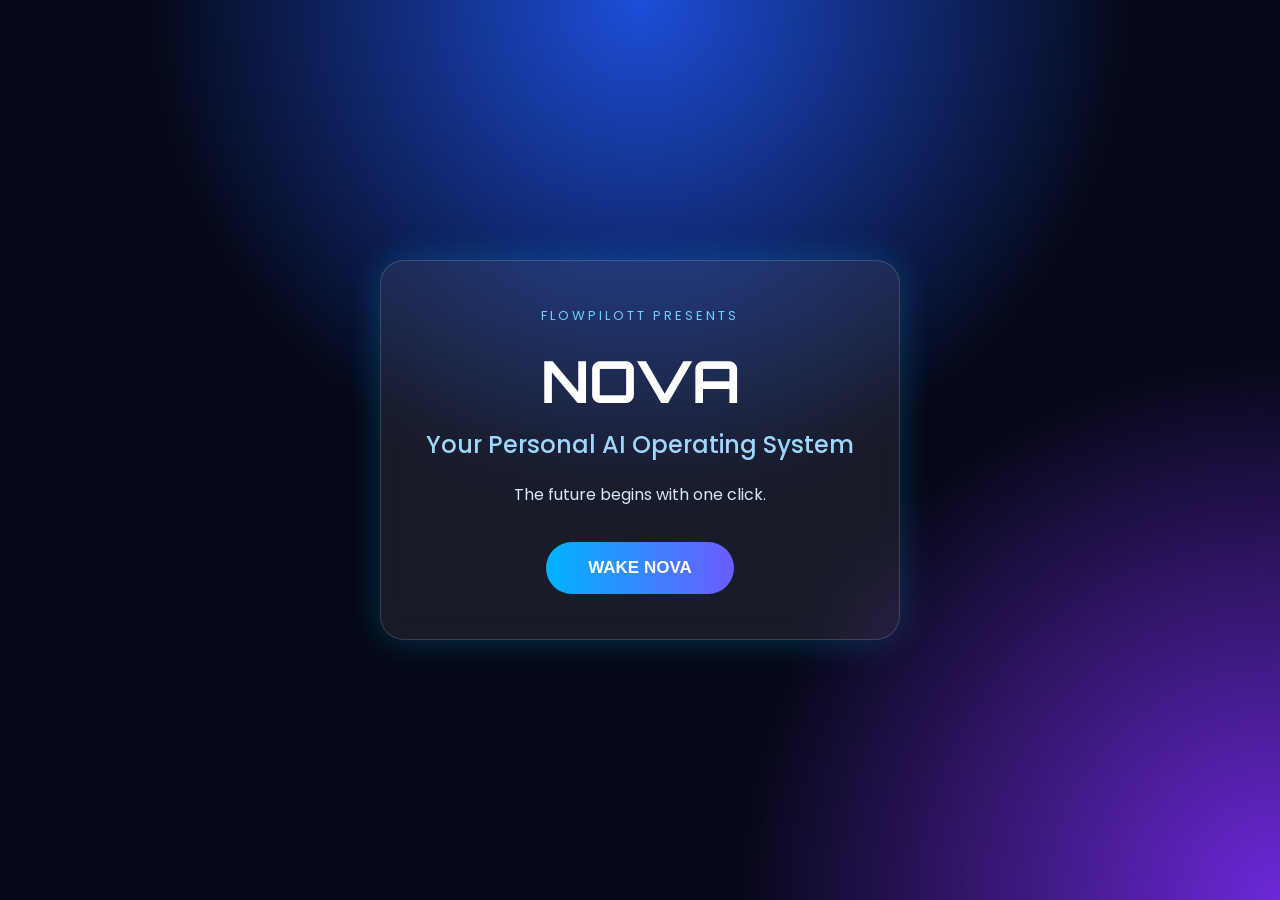
<file: index.html>
<!DOCTYPE html>
<html lang="en">
<head>
    <meta charset="UTF-8">
    <meta name="viewport" content="width=device-width, initial-scale=1.0">
    <title>NOVA OS</title>

    <link rel="stylesheet" href="css/style.css">

    <link rel="preconnect" href="https://fonts.googleapis.com">
    <link rel="preconnect" href="https://fonts.gstatic.com" crossorigin>

    <link href="https://fonts.googleapis.com/css2?family=Orbitron:wght@400;600;700&family=Poppins:wght@300;400;500;600&display=swap" rel="stylesheet">
</head>

<body>

<div class="background"></div>

<main class="hero">

    <div class="glass-card">

        <p class="version">FLOWPILOTT PRESENTS</p>

        <h1>NOVA</h1>

        <h2>Your Personal AI Operating System</h2>

        <p class="description">
            The future begins with one click.
        </p>

        <button id="wakeButton">
            WAKE NOVA
        </button>

    </div>

</main>

<script src="js/index.js"></script>

</body>
</html>
</file>
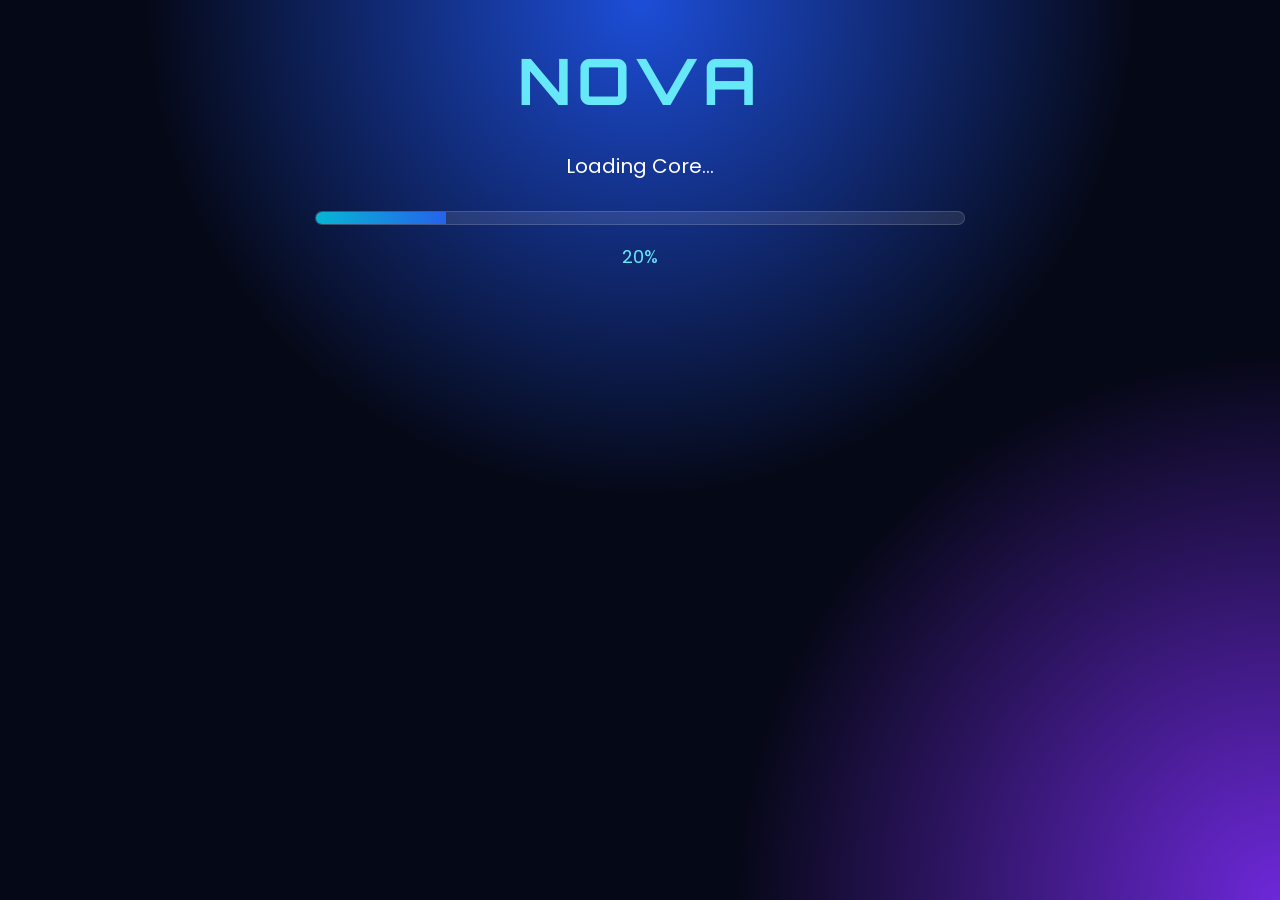
<file: boot.html>
<!DOCTYPE html>
<html lang="en">
<head>
    <meta charset="UTF-8">
    <meta name="viewport" content="width=device-width, initial-scale=1.0">
    <title>NOVA OS | Boot</title>

    <link rel="stylesheet" href="css/style.css">

    <link rel="preconnect" href="https://fonts.googleapis.com">
    <link rel="preconnect" href="https://fonts.gstatic.com" crossorigin>

    <link href="https://fonts.googleapis.com/css2?family=Orbitron:wght@400;600;700&family=Poppins:wght@300;400;500;600&display=swap" rel="stylesheet">
</head>

<body>

<div class="background"></div>

<div class="boot-screen">

    <h1 class="boot-logo">NOVA</h1>

    <p id="bootText">
        Starting NOVA...
    </p>

    <div class="progress-bar">

        <div id="progressFill"></div>

    </div>

    <p id="progressPercent">
        0%
    </p>

</div>

<script src="js/boot.js"></script>

</body>
</html>
</file>
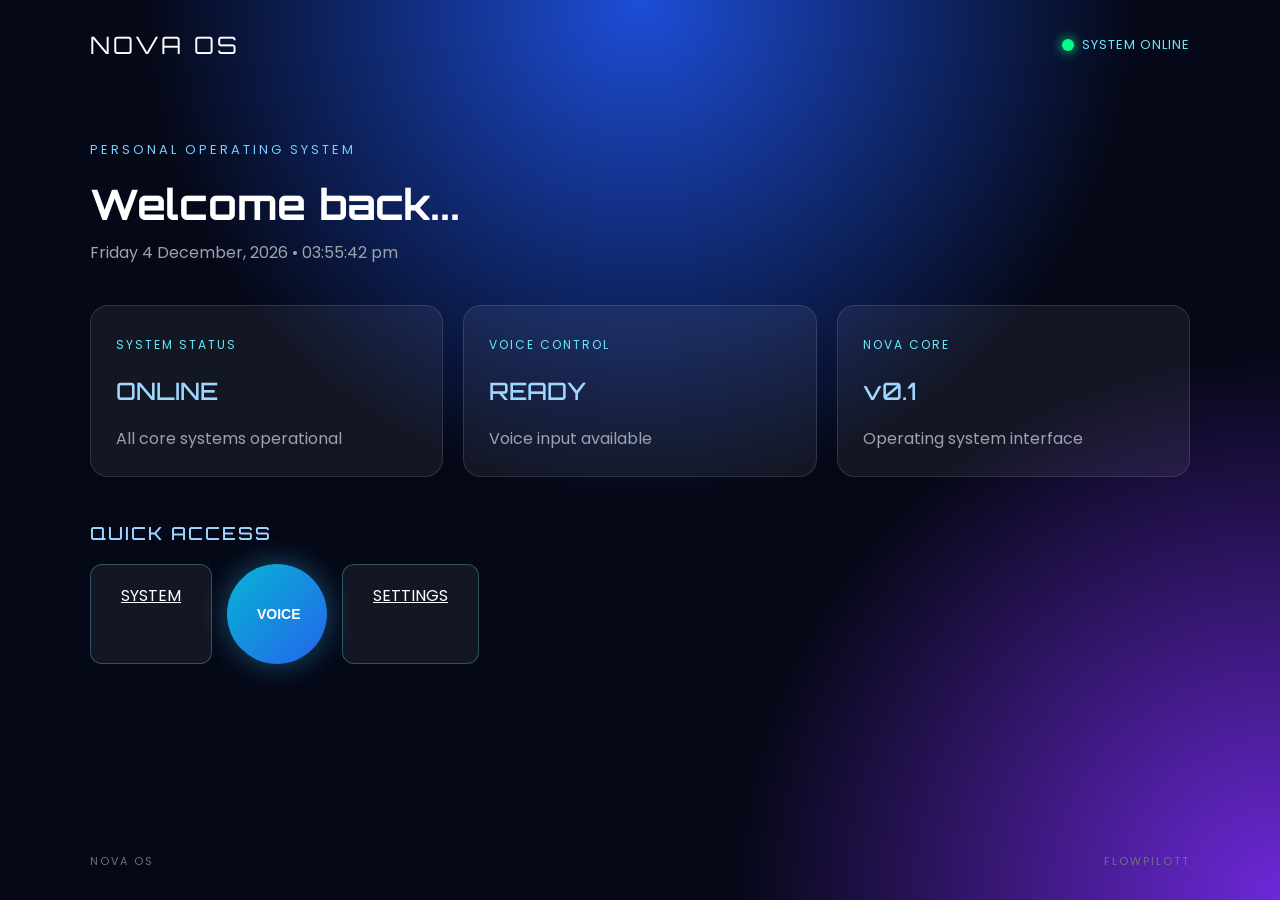
<file: console.html>
<!DOCTYPE html><html lang="en"><head><meta charset="UTF-8">
<meta name="viewport" content="width=device-width, initial-scale=1.0">

<title>NOVA OS | Dashboard</title>

<link rel="stylesheet" href="css/style.css">

<link rel="preconnect" href="https://fonts.googleapis.com">
<link rel="preconnect" href="https://fonts.gstatic.com" crossorigin>

<link href="https://fonts.googleapis.com/css2?family=Orbitron:wght@400;600;700&family=Poppins:wght@300;400;500;600&display=swap" rel="stylesheet">

</head><body><div class="background"></div><main class="nova-dashboard"><header class="dashboard-header">

    <div class="nova-brand">
        NOVA OS
    </div>

    <div class="system-status">

        <span class="status-dot"></span>

        SYSTEM ONLINE

    </div>

</header>


<section class="dashboard-welcome">

    <p class="version">
        PERSONAL OPERATING SYSTEM
    </p>

    <h1 id="welcomeUser">
        Welcome back...
    </h1>

    <p id="currentDate">
        Loading date...
    </p>

</section>


<section class="dashboard-grid">


    <div class="system-card">

        <span class="card-label">
            SYSTEM STATUS
        </span>

        <h2>
            ONLINE
        </h2>

        <p>
            All core systems operational
        </p>

    </div>


    <div class="system-card">

        <span class="card-label">
            VOICE CONTROL
        </span>

        <h2>
            READY
        </h2>

        <p>
            Voice input available
        </p>

    </div>


    <div class="system-card">

        <span class="card-label">
            NOVA CORE
        </span>

        <h2>
            v0.1
        </h2>

        <p>
            Operating system interface
        </p>

    </div>


</section>


<section class="apps-section">

    <h2>
        QUICK ACCESS
    </h2>


    <div class="apps-grid">

    <a href="system.html"
        class="app-button">
        SYSTEM
    </a>


        <button class="app-button" id="voiceButton">
            VOICE
        </button>


        <a href="settings.html" class="app-button">
            SETTINGS
        </a>

    </div>

</section>


<footer class="dashboard-footer">

    <span>
        NOVA OS
    </span>

    <span>
        FLOWPILOTT
    </span>

</footer>

</main><script src="js/console.js"></script></body></html>
</file>
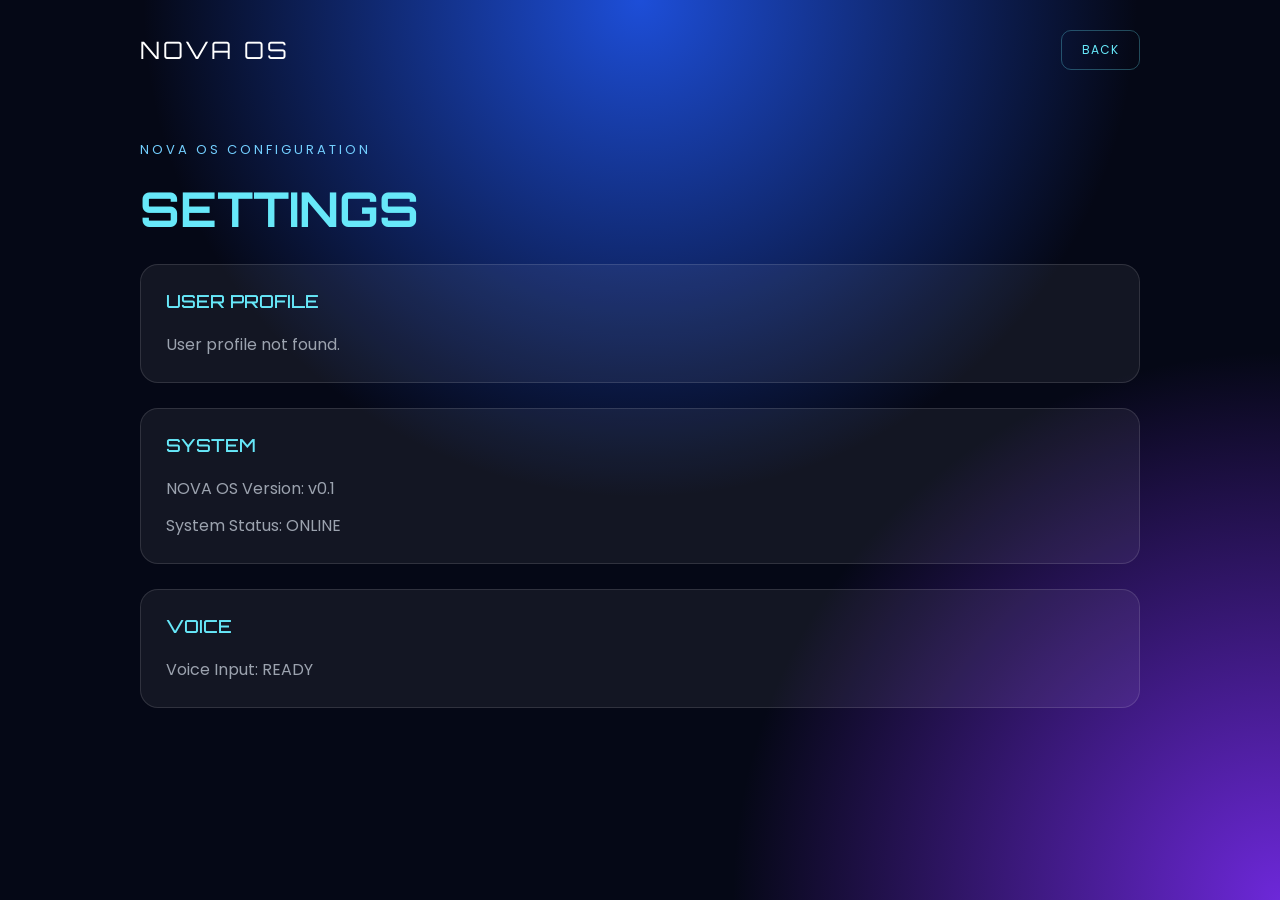
<file: settings.html>
<!DOCTYPE html>
<html lang="en">

<head>

    <meta charset="UTF-8">
    <meta name="viewport" content="width=device-width, initial-scale=1.0">

    <title>NOVA OS | Settings</title>

    <link rel="stylesheet" href="css/style.css">

    <link rel="preconnect" href="https://fonts.googleapis.com">
    <link rel="preconnect" href="https://fonts.gstatic.com" crossorigin>

    <link href="https://fonts.googleapis.com/css2?family=Orbitron:wght@400;600;700&family=Poppins:wght@300;400;500;600&display=swap" rel="stylesheet">

</head>

<body>

<div class="background"></div>

<main class="settings-page">

    <header class="settings-header">

        <div class="nova-brand">
            NOVA OS
        </div>

        <a href="console.html" class="back-button">
            BACK
        </a>

    </header>


    <section class="settings-content">

        <p class="version">
            NOVA OS CONFIGURATION
        </p>

        <h1>
            SETTINGS
        </h1>

        <div class="settings-card">

            <h2>USER PROFILE</h2>

            <p id="settingsUser">
                Loading user...
            </p>

        </div>


        <div class="settings-card">

            <h2>SYSTEM</h2>

            <p>NOVA OS Version: v0.1</p>

            <p>System Status: ONLINE</p>

        </div>


        <div class="settings-card">

            <h2>VOICE</h2>

            <p>Voice Input: READY</p>

        </div>

    </section>

</main>

<script src="js/settings.js"></script>
    
</body>

</html>
</file>
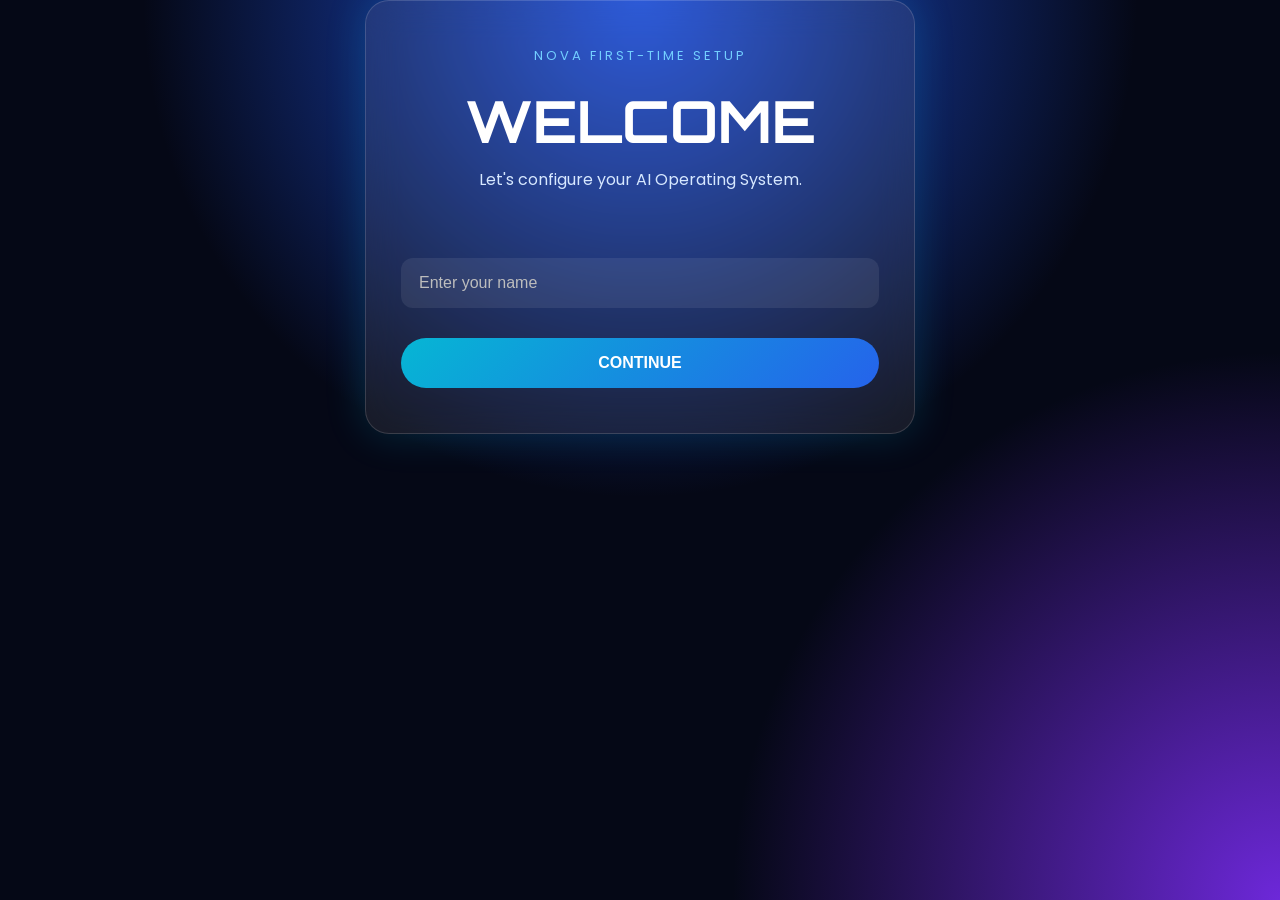
<file: setup.html>
<!DOCTYPE html>
<html lang="en">
<head>
    <meta charset="UTF-8">
    <meta name="viewport" content="width=device-width, initial-scale=1.0">
    <title>NOVA OS | Setup</title>

    <link rel="stylesheet" href="css/style.css">

    <link rel="preconnect" href="https://fonts.googleapis.com">
    <link rel="preconnect" href="https://fonts.gstatic.com" crossorigin>

    <link href="https://fonts.googleapis.com/css2?family=Orbitron:wght@400;600;700&family=Poppins:wght@300;400;500;600&display=swap" rel="stylesheet">
</head>

<body>

<div class="background"></div>

<div class="setup-card">

    <p class="version">NOVA FIRST-TIME SETUP</p>

    <h1>WELCOME</h1>

    <p class="description">
        Let's configure your AI Operating System.
    </p>

    <input
        type="text"
        id="userName"
        placeholder="Enter your name"
    >

    <button id="continueButton">
        CONTINUE
    </button>

</div>

<script src="js/setup.js"></script>

</body>
</html>
</file>
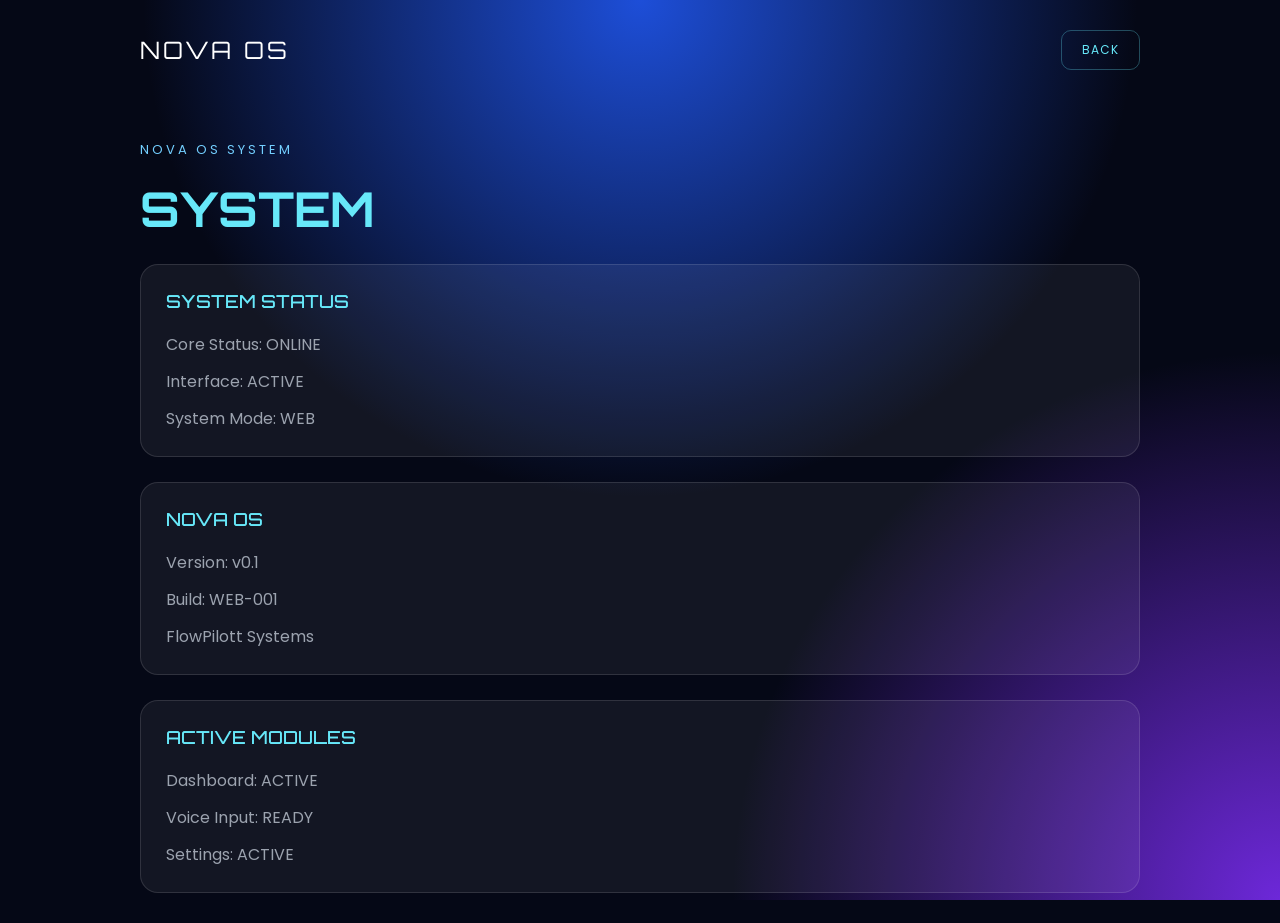
<file: system.html>
<!DOCTYPE html><html lang="en"><head><meta charset="UTF-8">
<meta name="viewport" content="width=device-width, initial-scale=1.0">

<title>NOVA OS | System</title>

<link rel="stylesheet" href="css/style.css">

<link rel="preconnect" href="https://fonts.googleapis.com">
<link rel="preconnect" href="https://fonts.gstatic.com" crossorigin>

<link href="https://fonts.googleapis.com/css2?family=Orbitron:wght@400;600;700&family=Poppins:wght@300;400;500;600&display=swap" rel="stylesheet">

</head><body><div class="background"></div><main class="settings-page"><header class="settings-header">

    <div class="nova-brand">
        NOVA OS
    </div>

    <a href="console.html" class="back-button">
        BACK
    </a>

</header>


<section class="settings-content">

    <p class="version">
        NOVA OS SYSTEM
    </p>

    <h1>
        SYSTEM
    </h1>


    <div class="settings-card">

        <h2>SYSTEM STATUS</h2>

        <p>Core Status: ONLINE</p>

        <p>Interface: ACTIVE</p>

        <p>System Mode: WEB</p>

    </div>


    <div class="settings-card">

        <h2>NOVA OS</h2>

        <p>Version: v0.1</p>

        <p>Build: WEB-001</p>

        <p>FlowPilott Systems</p>

    </div>


    <div class="settings-card">

        <h2>ACTIVE MODULES</h2>

        <p>Dashboard: ACTIVE</p>

        <p>Voice Input: READY</p>

        <p>Settings: ACTIVE</p>

    </div>

</section>

</main></body></html>
</file>
<file: css/style.css>
*{
    margin:0;
    padding:0;
    box-sizing:border-box;
}

body{
    font-family:'Poppins',sans-serif;
    background:#050816;
    color:#ffffff;
    min-height:100vh;
    overflow:hidden;
}

.background{
    position:fixed;
    inset:0;
    background:
        radial-gradient(circle at top,#1d4ed8 0%,transparent 45%),
        radial-gradient(circle at bottom right,#6d28d9 0%,transparent 35%),
        #050816;
    z-index:-1;
}

.hero{
    height:100vh;
    display:flex;
    justify-content:center;
    align-items:center;
    padding:20px;
}

.glass-card{
    width:100%;
    max-width:520px;
    padding:45px 35px;
    text-align:center;
    border-radius:24px;
    background:rgba(255,255,255,.08);
    border:1px solid rgba(255,255,255,.15);
    backdrop-filter:blur(18px);
    box-shadow:0 0 35px rgba(0,180,255,.25);
}

.version{
    color:#73cfff;
    font-size:13px;
    letter-spacing:3px;
    margin-bottom:18px;
}

h1{
    font-family:'Orbitron',sans-serif;
    font-size:58px;
    margin-bottom:10px;
}

h2{
    color:#9fd7ff;
    font-weight:500;
    margin-bottom:20px;
}

.description{
    color:#d7e8ff;
    line-height:1.6;
    margin-bottom:35px;
}

#wakeButton{
    padding:16px 42px;
    border:none;
    border-radius:50px;
    background:linear-gradient(90deg,#00b4ff,#6b5cff);
    color:#fff;
    font-size:17px;
    font-weight:600;
    cursor:pointer;
    transition:transform .25s ease;
}

#wakeButton:hover{
    transform:translateY(-2px);
}

@media (max-width:600px){

    h1{
        font-size:42px;
    }

    .glass-card{
        padding:35px 25px;
    }

    #wakeButton{
        width:100%;
    }

}

/* ==========================
   BOOT SCREEN
========================== */

.boot-screen{
    width:100%;
    max-width:700px;
    margin:auto;
    padding:40px 25px;
    text-align:center;
}

.boot-logo{
    font-family:'Orbitron',sans-serif;
    font-size:64px;
    color:#67e8f9;
    margin-bottom:30px;
    letter-spacing:6px;
}

#bootText{
    font-size:20px;
    color:#ffffff;
    margin-bottom:30px;
}

.progress-bar{
    width:100%;
    height:14px;
    background:rgba(255,255,255,.1);
    border-radius:30px;
    overflow:hidden;
    border:1px solid rgba(255,255,255,.15);
}

#progressFill{
    width:0%;
    height:100%;
    background:linear-gradient(90deg,#06b6d4,#2563eb);
    transition:width .4s ease;
}

#progressPercent{
    margin-top:18px;
    font-size:18px;
    color:#67e8f9;
}

/* ==========================
   SETUP SCREEN
========================== */

.setup-card{
    width:100%;
    max-width:550px;
    margin:auto;
    padding:45px 35px;
    text-align:center;

    background:rgba(255,255,255,.08);
    border:1px solid rgba(255,255,255,.15);
    backdrop-filter:blur(18px);
    border-radius:24px;

    box-shadow:0 0 40px rgba(0,200,255,.18);
}

.setup-card input{
    width:100%;
    margin:30px 0;

    padding:16px 18px;

    border:none;
    outline:none;

    border-radius:12px;

    background:rgba(255,255,255,.08);

    color:white;

    font-size:16px;
}

.setup-card input::placeholder{
    color:#bdbdbd;
}

#continueButton{
    width:100%;

    padding:16px;

    border:none;
    border-radius:50px;

    cursor:pointer;

    font-size:16px;
    font-weight:600;

    color:white;

    background:linear-gradient(135deg,#06b6d4,#2563eb);

    transition:.3s;
}

#continueButton:hover{
    transform:translateY(-2px);
    box-shadow:0 0 20px #38bdf8;
}

/* ==========================
   CONSOLE
========================== */

.console-card{
    width:100%;
    max-width:700px;
    margin:40px auto;
    padding:40px;

    background:rgba(255,255,255,.08);
    border:1px solid rgba(255,255,255,.15);
    border-radius:24px;
    backdrop-filter:blur(18px);

    box-shadow:0 0 40px rgba(0,200,255,.18);

    text-align:center;
}

.status-online{
    display:flex;
    justify-content:center;
    align-items:center;
    gap:10px;

    margin:25px 0;

    color:#67e8f9;
    font-weight:600;
}

.status-dot{
    width:12px;
    height:12px;

    border-radius:50%;

    background:#00ff88;

    box-shadow:0 0 12px #00ff88;
}

#commandInput{
    width:100%;

    padding:16px;

    border:none;
    outline:none;

    border-radius:12px;

    margin:25px 0;

    background:rgba(255,255,255,.08);

    color:white;

    font-size:16px;
}

.console-buttons{
    display:flex;
    gap:15px;
    margin-top:10px;
}

#sendButton{
    flex:4;
}

#voicebutton{
    flex:1;
    min-width:70px;
}

.console-buttons button{
    flex:1;
}

.activity-box{

    margin-top:35px;

    padding:20px;

    background:rgba(255,255,255,.05);

    border-radius:16px;

    text-align:left;
}

.activity-box h3{
    margin-bottom:15px;
}

.activity-box ul{
    padding-left:20px;
}

.activity-box li{
    margin:10px 0;
}

#sendButton,
#voiceButton{

    height:55px;

    border:none;
    border-radius:14px;

    cursor:pointer;

    font-size:18px;
    font-weight:600;

    color:white;

    background:linear-gradient(135deg,#06b6d4,#2563eb);

    transition:.3s;
}

#sendButton:hover,
#voiceButton:hover{

    transform:translateY(-2px);

    box-shadow:0 0 20px #38bdf8;
}


/* ==========================
   COMMAND AREA
========================== */

.command-area{
    display:flex;
    gap:12px;
    align-items:center;
    margin-top:25px;
}

#commandInput{
    flex:1;
    height:55px;
    margin:0;
}

#voiceButton{
    width:100px;
    height:100px;
    flex-shrink:0;

    border:none;
    border-radius:14px;

    background:linear-gradient(135deg,#06b6d4,#2563eb);

    color:white;
    font-size:15px;
    font-weight:600;

    cursor:pointer;
}

#sendButton{
    width:130px;
    height:55px;
    flex-shrink:0;

    border:none;
    border-radius:14px;

    background:linear-gradient(135deg,#06b6d4,#2563eb);

    color:white;
    font-size:15px;
    font-weight:600;

    cursor:pointer;
}

#voiceButton:hover,
#sendButton:hover{
    transform:translateY(-2px);
    box-shadow:0 0 20px #38bdf8;
}



/* ==========================
   VOICE CONSOLE
========================== */

.voice-console{
    width:100%;
    max-width:650px;
    margin:auto;
    padding:50px 30px;

    text-align:center;

    background:rgba(255,255,255,.08);
    border:1px solid rgba(255,255,255,.15);
    border-radius:24px;

    backdrop-filter:blur(18px);

    box-shadow:0 0 40px rgba(0,200,255,.18);
}

.voice-console h1{
    font-family:'Orbitron',sans-serif;
    font-size:70px;
    color:#67e8f9;
    letter-spacing:6px;
}

.voice-console h2{
    margin-top:15px;
    font-weight:500;
}

#novaStatus{
    margin:30px 0;
    color:#d1d5db;
}

#voiceButton{
    width:180px;
    height:180px;

    border:none;
    border-radius:50%;

    cursor:pointer;

    color:white;
    font-size:18px;
    font-weight:600;

    background:linear-gradient(135deg,#06b6d4,#2563eb);

    box-shadow:0 0 30px rgba(56,189,248,.4);

    transition:.3s;
}

#voiceButton:hover{
    transform:scale(1.05);
    box-shadow:0 0 50px #38bdf8;
}

.voice-hint{
    margin-top:20px;
    color:#9ca3af;
}

.voice-console .activity-box{
    margin-top:40px;
    text-align:left;
}

.voice-console #voiceButton{
    width:110px !important;
    height:110px !important;

    min-width:110px !important;

    border:none;
    border-radius:50%;

    cursor:pointer;

    color:white;
    font-size:14px;
    font-weight:600;

    background:linear-gradient(135deg,#06b6d4,#2563eb);

    box-shadow:0 0 30px rgba(56,189,248,.4);

    transition:.3s;
}

.voice-console #voiceButton:hover{
    transform:scale(1.05);
    box-shadow:0 0 50px #38bdf8;
}


/* ==========================
   NOVA VOICE INTERFACE
========================== */

.nova-interface{
    width:100%;
    min-height:100vh;

    display:flex;
    flex-direction:column;

    align-items:center;

    padding:30px 20px;
}

.nova-header{
    width:100%;
    max-width:1000px;

    display:flex;
    justify-content:space-between;
    align-items:center;
}

.nova-brand{
    font-family:'Orbitron',sans-serif;
    font-size:24px;
    letter-spacing:4px;

    display:flex;
    align-items:center;
    gap:10px;
}

.brand-line{
    width:8px;
    height:8px;

    background:#67e8f9;
    border-radius:50%;

    box-shadow:0 0 15px #67e8f9;
}

.system-status{
    display:flex;
    align-items:center;
    gap:8px;

    color:#67e8f9;
    font-size:13px;
    letter-spacing:1px;
}

.nova-core{
    width:100%;
    max-width:700px;

    margin:auto;

    text-align:center;
}

.nova-core h1{
    font-family:'Orbitron',sans-serif;
    font-size:72px;
    color:#67e8f9;
    letter-spacing:8px;
}

.nova-core h2{
    margin-top:15px;
}

#novaStatus{
    margin:25px 0;
    color:#d1d5db;
}

#voiceButton{
    width:100px !important;
    height:100px !important;

    border:none;
    border-radius:50%;

    cursor:pointer;

    color:white;
    font-size:14px;
    font-weight:600;

    background:linear-gradient(135deg,#06b6d4,#2563eb);

    box-shadow:0 0 30px rgba(56,189,248,.4);

    transition:.3s;
}

#voiceButton:hover{
    transform:scale(1.05);
    box-shadow:0 0 50px #38bdf8;
}

.voice-hint{
    margin-top:20px;
    color:#9ca3af;
}

.command-display{
    width:100%;
    max-width:700px;

    padding:20px;

    text-align:center;

    background:rgba(255,255,255,.06);
    border:1px solid rgba(255,255,255,.12);

    border-radius:16px;
}

.display-label{
    font-size:12px;
    letter-spacing:2px;
    color:#67e8f9;
}

#lastCommand{
    margin-top:10px;
    color:#d1d5db;
}

.nova-footer{
    width:100%;
    max-width:1000px;

    display:flex;
    justify-content:space-between;

    margin-top:30px;

    font-size:11px;
    letter-spacing:2px;
    color:#6b7280;
}



/* ==========================
   NOVA OS DASHBOARD
========================== */

.nova-dashboard{
    width:100%;
    min-height:100vh;

    padding:30px 40px;

    display:flex;
    flex-direction:column;
    align-items:center;
}

.dashboard-header{
    width:100%;
    max-width:1100px;

    display:flex;
    justify-content:space-between;
    align-items:center;
}

.nova-brand{
    font-family:'Orbitron', sans-serif;
    font-size:24px;
    letter-spacing:3px;
}

.system-status{
    display:flex;
    align-items:center;
    gap:8px;

    color:#67e8f9;
    font-size:13px;
}

.dashboard-welcome{
    width:100%;
    max-width:1100px;

    margin:80px auto 40px;
}

.dashboard-welcome h1{
    font-family:'Orbitron', sans-serif;
    font-size:42px;
    margin-top:10px;
}

#currentDate{
    margin-top:10px;
    color:#9ca3af;
}

.dashboard-grid{
    width:100%;
    max-width:1100px;

    display:grid;
    grid-template-columns:repeat(3, 1fr);

    gap:20px;
}

.system-card{
    padding:25px;

    background:rgba(255,255,255,.06);
    border:1px solid rgba(255,255,255,.12);

    border-radius:18px;
}

.card-label{
    font-size:12px;
    letter-spacing:2px;
    color:#67e8f9;
}

.system-card h2{
    margin-top:20px;
    font-family:'Orbitron', sans-serif;
}

.system-card p{
    margin-top:8px;
    color:#9ca3af;
}

.apps-section{
    width:100%;
    max-width:1100px;

    margin-top:45px;
}

.apps-section h2{
    font-family:'Orbitron', sans-serif;
    font-size:18px;
    letter-spacing:2px;
}

.apps-grid{
    display:flex;
    gap:15px;

    margin-top:20px;
}

.app-button{
    padding:18px 30px;

    border:1px solid rgba(103,232,249,.3);
    border-radius:12px;

    background:rgba(255,255,255,.06);

    color:white;

    cursor:pointer;
}

.dashboard-footer{
    width:100%;
    max-width:1100px;

    display:flex;
    justify-content:space-between;

    margin-top:auto;
    padding-top:40px;

    color:#6b7280;
    font-size:11px;
    letter-spacing:2px;
}

@media(max-width:700px){

    .nova-dashboard{
        padding:25px 20px;
    }

    .dashboard-welcome{
        margin-top:55px;
    }

    .dashboard-welcome h1{
        font-size:30px;
    }

    .dashboard-grid{
        grid-template-columns:1fr;
    }

    .apps-grid{
        flex-direction:column;
    }

    .app-button{
        width:100%;
    }

}



.system-panel{
    display:none;

    width:100%;
    max-width:1100px;

    margin-top:25px;

    padding:25px;

    background:rgba(255,255,255,.06);

    border:1px solid rgba(103,232,249,.2);

    border-radius:18px;
}

.system-panel.show{
    display:block;
}

.system-panel h2{
    font-family:'Orbitron', sans-serif;
    color:#67e8f9;
}

.system-panel p{
    margin-top:10px;
    color:#9ca3af;
}


/* ==========================
   NOVA SETTINGS
========================== */

.settings-page{
    width:100%;
    min-height:100vh;

    padding:30px 40px;

    display:flex;
    flex-direction:column;
    align-items:center;
}

.settings-header{
    width:100%;
    max-width:1000px;

    display:flex;
    justify-content:space-between;
    align-items:center;
}

.back-button{
    padding:10px 20px;

    border:1px solid rgba(103,232,249,.3);
    border-radius:10px;

    color:#67e8f9;
    text-decoration:none;

    font-size:12px;
    letter-spacing:1px;
}

.settings-content{
    width:100%;
    max-width:1000px;

    margin-top:70px;
}

.settings-content h1{
    font-family:'Orbitron', sans-serif;
    font-size:48px;

    margin-top:10px;
}

.settings-card{
    margin-top:25px;
    padding:25px;

    background:rgba(255,255,255,.06);

    border:1px solid rgba(255,255,255,.12);

    border-radius:18px;
}

.settings-card h2{
    font-family:'Orbitron', sans-serif;
    font-size:18px;

    color:#67e8f9;
}

.settings-card p{
    margin-top:12px;

    color:#9ca3af;
}




/* ==========================
   NOVA SYSTEM PAGE
========================== */

.settings-content h1{
    color:#67e8f9;
}

.settings-card{
    transition:transform .3s ease,
               border-color .3s ease;
}

.settings-card:hover{
    transform:translateY(-4px);

    border-color:rgba(103,232,249,.4);
}



/* MOBILE SYSTEM PAGE FIX */

* {
    box-sizing: border-box;
}

.settings-page {
    width: 100%;
    overflow-x: hidden;
}

.settings-content {
    width: 100%;
    max-width: 1000px;
}

.settings-card {
    width: 100%;
    max-width: 100%;
    overflow-wrap: break-word;
}

@media (max-width: 700px) {

    .settings-page {
        padding: 25px 20px;
    }

    .settings-content {
        margin-top: 50px;
    }

    .settings-content h1 {
        font-size: 36px;
    }

    .settings-card {
        padding: 20px;
    }

}
</file>
